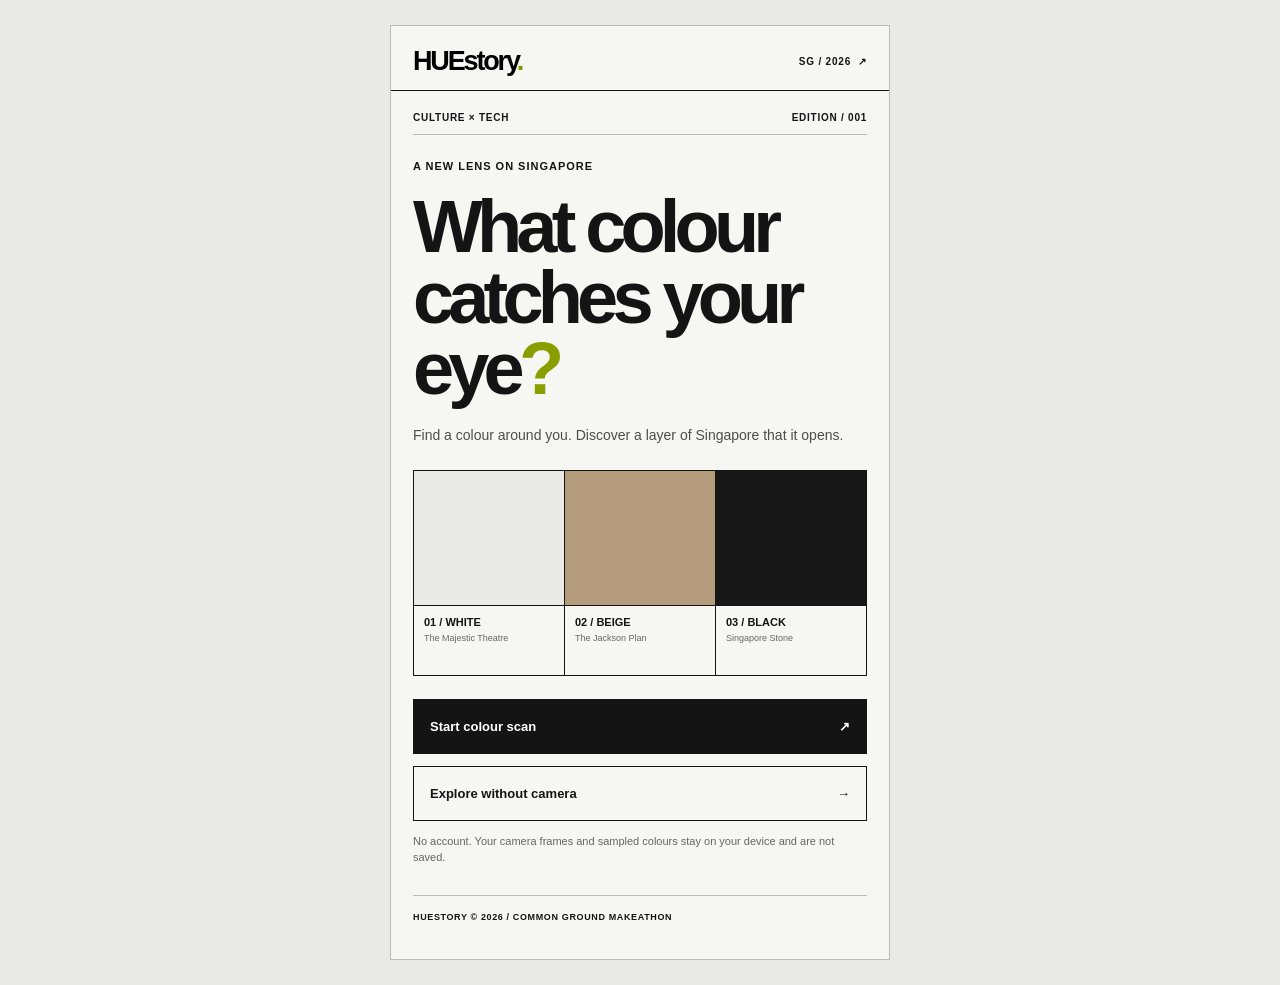
<file: huestory-3d/index.html>
<!doctype html>
<html lang="en"><head><meta charset="UTF-8"><meta name="viewport" content="width=device-width,initial-scale=1,viewport-fit=cover"><meta name="theme-color" content="#f6f6f3"><meta name="description" content="Find a colour around you. Discover a layer of Singapore it opens."><title>HUEstory — Singapore through colour</title><link rel="manifest" href="manifest.webmanifest"><style>
:root{--bg:#f6f6f3;--ink:#141414;--muted:#676760;--border:#bcbcb4;--acid:#d5ed60}*{box-sizing:border-box}html{scroll-behavior:smooth}body{margin:0;background:#e9e9e5;color:var(--ink);font-family:Arial,Helvetica,sans-serif;-webkit-font-smoothing:antialiased}button{font:inherit;cursor:pointer}button:focus-visible,a:focus-visible{outline:3px solid #728b00;outline-offset:3px}.app{max-width:500px;min-height:100dvh;background:var(--bg);margin:auto}.bar{display:flex;align-items:center;justify-content:space-between;padding:20px 22px 13px;border-bottom:1px solid var(--ink)}.brand{font-weight:900;letter-spacing:-.08em;font-size:27px;border:0;background:none;padding:0}.brand i{font-style:normal;color:#7e9900}.index{font:700 10px Arial;letter-spacing:.08em}.page{padding:21px 22px 32px;display:none}.page.on{display:block}.meta{display:flex;justify-content:space-between;gap:10px;align-items:center;border-bottom:1px solid var(--border);padding-bottom:11px;font-weight:700;font-size:10px;letter-spacing:.075em;text-transform:uppercase}.kicker{font-weight:700;font-size:11px;letter-spacing:.09em;margin-top:25px;text-transform:uppercase}h1{font-size:clamp(49px,12vw,74px);line-height:.96;letter-spacing:-.079em;margin:19px 0 21px;font-weight:800}h2{font-size:clamp(37px,9vw,56px);line-height:1;letter-spacing:-.071em;margin:14px 0 18px}p{font-size:14px;line-height:1.56;color:#4d4d49;margin:12px 0 19px}.fine{font-size:11px;line-height:1.5;color:var(--muted)}.button{display:flex;justify-content:space-between;align-items:center;width:100%;min-height:55px;background:var(--ink);color:white;border:1px solid var(--ink);padding:16px;text-align:left;font-weight:700;font-size:13px;margin-top:12px}.button.outline{background:transparent;color:var(--ink)}.button:disabled{opacity:.45;cursor:not-allowed}.linkbtn{border:0;background:none;text-decoration:underline;text-underline-offset:3px;font-size:12px;padding:10px 0;color:var(--ink)}.palette{display:grid;grid-template-columns:repeat(3,1fr);border:1px solid var(--ink);gap:1px;background:var(--ink);margin:23px 0}.palette button{border:0;background:var(--bg);text-align:left;padding:0;color:var(--ink)}.palette .paint{height:135px;display:block;border-bottom:1px solid var(--ink)}.palette strong,.palette small{display:block;margin:10px 10px 0;font-size:11px}.palette small{font-size:9px;min-height:42px;margin-top:5px;color:var(--muted);line-height:1.3}.camera{height:340px;position:relative;background:#202020;display:flex;align-items:center;justify-content:center;overflow:hidden;color:#fff;border:1px solid var(--ink)}video,img.cameraimg{position:absolute;width:100%;height:100%;object-fit:cover}video[hidden],img[hidden]{display:none}.aim{width:84px;height:84px;border:1px solid #fff;z-index:2;position:relative;box-shadow:0 0 0 1000px #0002;pointer-events:none}.aim:after{content:'+';position:absolute;top:50%;left:50%;transform:translate(-50%,-50%);font-size:23px;font-weight:300}.cameralabel{position:absolute;bottom:0;z-index:2;width:100%;padding:12px;background:#171717dd;color:#fff;font-weight:700;font-size:10px;text-align:center;letter-spacing:.08em}.swatch{width:100%;height:205px;border:1px solid var(--ink);margin:22px 0}.detail{border-top:1px solid var(--ink);padding:14px 0;display:flex;justify-content:space-between;align-items:center;gap:14px;font-size:10px;text-transform:uppercase;font-weight:700;letter-spacing:.03em}.detail strong{font-size:15px;text-transform:none;letter-spacing:0;text-align:right}.note{border-left:3px solid var(--ink);padding:11px 13px;background:#e9e9e5;font-size:12px;line-height:1.5;margin:18px 0}.art{height:215px;border:1px solid var(--ink);position:relative;overflow:hidden;margin:21px 0;background:#ddd}.art svg{width:100%;height:100%;display:block}.artlabel{position:absolute;top:10px;left:10px;background:var(--bg);padding:6px 8px;font-size:9px;font-weight:700;letter-spacing:.05em}.viewer{background:#e8e8e3;border:1px solid var(--ink);padding:13px;margin:15px 0}.viewer .art{margin:0;height:300px;touch-action:none;background:#e4e4de}.viewer canvas{display:block;width:100%;height:100%;touch-action:none} .viewer .art.dark-scene{background:#181818}.controls{display:flex;gap:6px;margin-top:10px}.controls button{border:1px solid var(--ink);background:transparent;padding:10px;flex:1;font-weight:700;font-size:11px}.storybody{margin:20px 0 16px}.hotspots{display:grid;grid-template-columns:1fr;gap:1px;background:var(--border);border:1px solid var(--border)}.hotspots button{background:var(--bg);border:0;text-align:left;padding:13px;font-weight:700;font-size:12px}.hotspots button.active{background:var(--acid)}.source{display:block;font-size:12px;color:var(--ink);margin:18px 0;overflow-wrap:anywhere}.status{font-size:11px;margin-top:9px;min-height:15px}.tag{display:inline-block;background:var(--acid);font-size:10px;font-weight:700;padding:6px 8px;margin-top:15px}.footer{font-size:9px;letter-spacing:.07em;border-top:1px solid var(--border);padding:16px 0 5px;margin-top:29px;font-weight:700}.hidden{display:none!important}#toast{position:fixed;left:50%;transform:translateX(-50%);bottom:20px;background:#171717;color:white;padding:12px 17px;font-size:12px;max-width:370px;width:max-content;display:none;z-index:20}a{color:var(--ink)}@media(min-width:530px){.app{min-height:900px;margin:25px auto;border:1px solid var(--border)}}@media(prefers-reduced-motion:reduce){*{scroll-behavior:auto!important;transition:none!important}}input[type=file]{display:none}
</style></head><body><main class="app"><header class="bar"><button class="brand" onclick="go('home')" aria-label="HUEstory home">HUEstory<i>.</i></button><span class="index">SG / 2026&nbsp; ↗</span></header>
<section class="page on" id="home"><div class="meta"><span>Culture × Tech</span><span>Edition / 001</span></div><div class="kicker">A new lens on Singapore</div><h1>What colour catches your eye<span style="color:#8a9e00">?</span></h1><p>Find a colour around you. Discover a layer of Singapore that it opens.</p><div class="palette" aria-label="The three heritage lenses"><button onclick="openStory(0)"><span class="paint" style="background:#e9e9e5"></span><strong>01 / WHITE</strong><small>The Majestic Theatre</small></button><button onclick="openStory(1)"><span class="paint" style="background:#b49b7c"></span><strong>02 / BEIGE</strong><small>The Jackson Plan</small></button><button onclick="openStory(2)"><span class="paint" style="background:#171717"></span><strong>03 / BLACK</strong><small>Singapore Stone</small></button></div><button class="button" onclick="startCamera()">Start colour scan <span>↗</span></button><button class="button outline" onclick="go('palette')">Explore without camera <span>→</span></button><p class="fine">No account. Your camera frames and sampled colours stay on your device and are not saved.</p><div class="footer">HUESTORY © 2026 / COMMON GROUND MAKEATHON</div></section>
<section class="page" id="palette"><div class="meta"><span>Index / 03 lenses</span><span>Explore manually</span></div><h2>Colour index.</h2><p>Three curated colour lenses. Each unlocks a different form of historical material.</p><div class="palette"><button onclick="openStory(0)"><span class="paint" style="background:#e9e9e5"></span><strong>WHITE</strong><small>Majestic Theatre</small></button><button onclick="openStory(1)"><span class="paint" style="background:#b49b7c"></span><strong>BEIGE</strong><small>Jackson Plan</small></button><button onclick="openStory(2)"><span class="paint" style="background:#171717"></span><strong>BLACK</strong><small>Singapore Stone</small></button></div><button class="button" onclick="startCamera()">Scan a colour <span>↗</span></button><button class="button outline" onclick="go('home')">Back to start <span>←</span></button></section>
<section class="page" id="scan"><div class="meta"><span>01 / Notice</span><span>Camera scan</span></div><h2>Find your colour.</h2><p>Position a surface in the square. We sample a small area in the centre, not the full image.</p><div class="camera"><video id="video" autoplay muted playsinline hidden></video><img id="uploaded" class="cameraimg" alt="Uploaded photo" hidden><div class="aim"></div><div class="cameralabel" id="camerastatus">STARTING CAMERA…</div></div><button class="button" onclick="capture()">Scan colour <span>◎</span></button><label class="button outline" for="file" style="cursor:pointer">Choose photo instead <span>↑</span></label><input type="file" id="file" accept="image/*"><button class="linkbtn" onclick="go('palette')">Camera not working? Use manual palette →</button><p class="fine">Works best under even lighting. An uncertain match will show the manual palette.</p></section>
<section class="page" id="result"><div class="meta"><span>02 / Colour result</span><span id="resultHex">—</span></div><h2 id="resultHeading">A colour discovered.</h2><div class="swatch" id="scannedSwatch"></div><div class="detail"><span>Sampled colour</span><strong id="sampleHex">—</strong></div><div class="detail"><span>Curated colour lens</span><strong id="lensName">—</strong></div><div class="note">This is a colour connection, not a claim about this place or object.</div><p class="fine" id="matchNote"></p><button class="button" id="discoverBtn" onclick="openStory(matched)">Discover story <span>↗</span></button><button class="button outline" onclick="go('palette')">Choose a lens manually <span>→</span></button><button class="linkbtn" onclick="startCamera()">Scan again</button></section>
<section class="page" id="story"><div class="meta"><span id="storyIdx">03 / Encounter</span><span id="storyLens">—</span></div><div class="tag" id="storyEra">HERITAGE ENCOUNTER</div><h2 id="storyTitle">Story title</h2><p id="storyIntro"></p><div class="viewer"><div class="art" id="viewerArt"></div><div class="controls"><button onclick="viewerStep(-1)">← Rotate / pan</button><button onclick="viewerReset()">Reset</button><button onclick="viewerStep(1)">Rotate / pan →</button></div><div class="status" id="viewerStatus"></div></div><div class="kicker">Look closer / three points</div><div class="hotspots" id="hotspots"></div><div class="note" id="hotspotText">Tap a point to explore.</div><div class="storybody"><p id="storyBody"></p><p class="fine" id="disclosure"></p></div><div class="detail"><span>Collection</span><strong id="progress">0 / 3 explored</strong></div><a class="source" id="source" target="_blank" rel="noopener noreferrer">Open official reference ↗</a><p class="fine">The story is available offline; official source websites require internet.</p><button class="button" onclick="go('palette')">Explore other stories <span>↗</span></button><button class="button outline" onclick="startCamera()">Scan another colour <span>◎</span></button></section>
<section class="page" id="about"><div class="meta"><span>Information</span><span>Sources & privacy</span></div><h2>About HUEstory.</h2><p>Colour is a prompt for exploration, not evidence that the surface being scanned is connected to a historical place, map or object.</p><p>Stories are locally bundled. No camera images, scanned colours, device location, identifiers or session progress are uploaded or retained. Session progress is only held in memory.</p><p>Illustrated viewer graphics are original explanatory placeholders. They are not reproductions of archival maps, measured reconstructions, or faithful 3D scans. Replace these only after asset permissions and provenance are confirmed.</p><button class="button" onclick="go('home')">Back home <span>←</span></button></section>
</main><div id="toast" role="status"></div><script>
const STORIES=[
{lens:'WHITE',title:'The Majestic Theatre',era:'1927 / CHINATOWN',intro:'A place for Cantonese opera, later cinema and retail: a building whose use changed with the city.',body:'Built in 1927 for Eu Tong Sen as a Cantonese opera house, the Majestic later operated as a cinema and was converted into a shopping mall in 2003. The building remains: its history is one of transformation, not disappearance.',note:'Illustrative architectural study only; not a surveyed reconstruction. White is a curated visual lens, not a documented historical paint colour.',source:'https://www.roots.gov.sg/places/places-landing/Places/surveyed-sites/Copy-of-The-Majestic',points:[['Facade','The preserved facade carries decorative details associated with the building’s entertainment history.'],['Opera','The theatre originally hosted Cantonese opera before later becoming a cinema.'],['Transformation','The site changed function over time; the historic building was not destroyed.']]},
{lens:'BEIGE / BROWN',title:'The Jackson Plan',era:'1828 / TOWN PLANNING',intro:'A lithograph of a planned town: an imagined order for a place still being shaped.',body:'The 1828 Plan of the Town of Singapore by Lieutenant Philip Jackson shows proposed streets, districts and places around the Singapore River. The National Archives states that this proposed plan was not actually executed as shown.',note:'This is an interactive schematic 3D document study, not the actual lithograph. Archival image use requires permission. Beige connects to paper-and-ink materiality, not to the photographed surface.',source:'https://www.nas.gov.sg/archivesonline/maps_building_plans/record-details/f9926418-115c-11e3-83d5-0050568939ad',points:[['Singapore River','The plan identifies the Singapore River as a major geographical feature.'],['Planned districts','The proposal labels communities and functional districts; it is a proposed arrangement, not a record of fully realised construction.'],['Plan versus city','The Archives notes that the proposed plan was not actually executed in full. Accession: SP002981.']]},
{lens:'BLACK',title:'The Singapore Stone',era:'10TH–14TH CENTURIES / ARTEFACT',intro:'A surviving fragment carrying a script that has yet to be conclusively deciphered.',body:'The Singapore Stone is a surviving fragment of an inscribed sandstone monument associated with the Singapore River mouth. Scholars have proposed different readings, languages and dates; the inscription remains undeciphered. A separate Badang tradition is part of the Stone’s later storytelling, not a verified transcription of the text.',note:'Interactive conceptual 3D object, not a museum-quality 3D scan. Black is an editorial colour lens, not a claim about the stone’s historical appearance.',source:'https://www.roots.gov.sg/stories-landing/stories/the-singapore-story-through-60-objects/networks-through-time/singapore-stone/story',points:[['Inscription','The carved script has not been conclusively deciphered.'],['Original location','The original inscribed monument stood near the mouth of the Singapore River.'],['What remains unknown','The proposed date and language vary among scholars; legend and material history should be distinguished.']]}];
const $=id=>document.getElementById(id);let stream=null,uploadURL=null,matched=-1,opened=new Set(),current=0,position=0;function go(id){if(id!=='scan')stopCamera();document.querySelectorAll('.page').forEach(el=>el.classList.toggle('on',el.id===id));window.scrollTo(0,0)}function notify(t){$('toast').textContent=t;$('toast').style.display='block';setTimeout(()=>$('toast').style.display='none',3000)}function stopCamera(){if(stream){stream.getTracks().forEach(t=>t.stop());stream=null}const vid=$('video');vid.srcObject=null}async function startCamera(){go('scan');stopCamera();if(uploadURL){URL.revokeObjectURL(uploadURL);uploadURL=null}$('uploaded').hidden=true;$('video').hidden=true;$('camerastatus').textContent='REQUESTING CAMERA…';if(!navigator.mediaDevices?.getUserMedia){$('camerastatus').textContent='CAMERA UNAVAILABLE — USE PALETTE';return}try{stream=await navigator.mediaDevices.getUserMedia({audio:false,video:{facingMode:{ideal:'environment'}}});$('video').srcObject=stream;$('video').hidden=false;await $('video').play();$('camerastatus').textContent='POSITION COLOUR IN THE CENTRE'}catch(e){$('camerastatus').textContent='CAMERA BLOCKED — USE MANUAL PALETTE';notify('Camera access unavailable. Manual palette works without it.')}}function sample(el){let c=document.createElement('canvas');c.width=100;c.height=100;let ctx=c.getContext('2d',{willReadFrequently:true});ctx.drawImage(el,0,0,100,100);let d=ctx.getImageData(44,44,12,12).data,r=0,g=0,b=0;for(let i=0;i<d.length;i+=4){r+=d[i];g+=d[i+1];b+=d[i+2]}return [r,g,b].map(v=>Math.round(v/(d.length/4)))}function hx(rgb){return '#'+rgb.map(x=>x.toString(16).padStart(2,'0')).join('').toUpperCase()}function classify([r,g,b]){let max=Math.max(r,g,b),min=Math.min(r,g,b),s=max-min,v=(r+g+b)/3;if(v>=198&&s<45)return 0;if(v<70&&s<55)return 2;if(r>g*0.95&&g>b*.93&&r>b*1.08&&v>=90&&v<206&&s<115)return 1;return -1}function capture(){const el=!$('uploaded').hidden?$('uploaded'):$('video');if(el===$('video')&&!el.videoWidth){notify('Camera is not ready. Choose manual palette.');return}if(el===$('uploaded')&&!el.naturalWidth){notify('Image is still loading.');return}try{let rgb=sample(el);matched=classify(rgb);$('scannedSwatch').style.background=hx(rgb);$('sampleHex').textContent=hx(rgb);$('resultHex').textContent=hx(rgb);$('lensName').textContent=matched<0?'NO CONFIDENT MATCH':STORIES[matched].lens;$('resultHeading').textContent=matched<0?'Try another lens.':'Colour captured.';$('matchNote').textContent=matched<0?'This colour falls outside our three deliberately broad demo colour families. Choose a story manually.':'Suggested from a curated colour category—not an identification of what you scanned.';$('discoverBtn').classList.toggle('hidden',matched<0);go('result')}catch(e){notify('Could not sample image. Use the manual palette.')}}$('file').addEventListener('change',e=>{const file=e.target.files[0];if(!file)return;if(uploadURL)URL.revokeObjectURL(uploadURL);uploadURL=URL.createObjectURL(file);$('uploaded').onload=()=>{$('uploaded').hidden=false;$('video').hidden=true;stopCamera();$('camerastatus').textContent='PHOTO READY — TAP SCAN COLOUR'};$('uploaded').src=uploadURL});
// Offline conceptual 3D geometry; no third-party models or external assets.
let yaw=-.35,pitch=.22,zoom=1,panX=0,panY=0,drag=null;
const clamp=(n,a,b)=>Math.max(a,Math.min(b,n));
function project(p,W,H){let [x,y,z]=p;const cy=Math.cos(yaw),sy=Math.sin(yaw),cp=Math.cos(pitch),sp=Math.sin(pitch);let a=x*cy+z*sy, d=-x*sy+z*cy, b=y*cp-d*sp,depth=y*sp+d*cp;let scale=Math.min(W/5.8,H/4.4)*zoom*4.8/(5.5+depth*.28);return [W/2+a*scale+panX,H/2-b*scale+panY,depth];}
function polygon(ctx,pts,fill,stroke='#333',line=1){ctx.beginPath();pts.forEach((p,i)=>i?ctx.lineTo(p[0],p[1]):ctx.moveTo(p[0],p[1]));ctx.closePath();ctx.fillStyle=fill;ctx.fill();if(stroke){ctx.strokeStyle=stroke;ctx.lineWidth=line;ctx.stroke();}}
function line3(ctx,P,colour='#333',w=1){ctx.beginPath();P.forEach((p,i)=>i?ctx.lineTo(p[0],p[1]):ctx.moveTo(p[0],p[1]));ctx.strokeStyle=colour;ctx.lineWidth=w;ctx.stroke();}
function face(ctx,arr,col){polygon(ctx,arr.map(p=>project(p,ctx.canvas.width,ctx.canvas.height)),col,'#464646',1.1)}
function theatre(ctx){const W=ctx.canvas.width,H=ctx.canvas.height;let box=[{z:-.58,x:-1.35,y:-.91},{z:.58,x:1.35,y:.91}];
let faces=[{p:[[-1.3,-.85,-.65],[1.3,-.85,-.65],[1.3,1.0,-.65],[-1.3,1.0,-.65]],c:'#d5d4ce'},
{p:[[-1.3,-.85,.65],[1.3,-.85,.65],[1.3,1.0,.65],[-1.3,1.0,.65]],c:'#fafaf7'},
{p:[[-1.3,-.85,-.65],[-1.3,-.85,.65],[-1.3,1,.65],[-1.3,1,-.65]],c:'#c9cbc7'},
{p:[[1.3,-.85,-.65],[1.3,-.85,.65],[1.3,1,.65],[1.3,1,-.65]],c:'#c1c3bf'},
{p:[[-1.3,1,-.65],[1.3,1,-.65],[1.3,1,.65],[-1.3,1,.65]],c:'#deded9'}];
faces.sort((a,b)=>b.p.reduce((t,p)=>t+project(p,W,H)[2],0)/4-a.p.reduce((t,p)=>t+project(p,W,H)[2],0)/4);faces.forEach(f=>face(ctx,f.p,f.c));
for(let i=0;i<3;i++){let cx=-.8+i*.8;const ar=[[-.24,-.83,.662],[.24,-.83,.662],[.24,.05,.662],[.12,.23,.662],[-.12,.23,.662],[-.24,.05,.662]].map(([x,y,z])=>project([x+cx,y,z],W,H));polygon(ctx,ar,'#777a77','#454545',1.2)}
for(let y of [.45,.63,.79])line3(ctx,[project([-1.2,y,.676],W,H),project([1.2,y,.676],W,H)],'#777',1.6);
let sign=project([0,.52,.7],W,H);ctx.textAlign='center';ctx.font=`bold ${Math.max(9,W/43)}px Arial`;ctx.fillStyle='#343434';ctx.fillText('THEATRE · STUDY',sign[0],sign[1]);}
function stone(ctx){const W=ctx.canvas.width,H=ctx.canvas.height;const tiers=[{y:-1.03,rad:.68},{y:-.75,rad:.95},{y:.18,rad:.86},{y:.85,rad:.65},{y:1.05,rad:.34}],n=9;let rings=tiers.map((t,k)=>Array.from({length:n},(_,i)=>{let a=i*2*Math.PI/n;let wobble=1+.09*Math.sin(i*4.3+k*2.2);return [Math.cos(a)*t.rad*wobble,t.y+Math.sin(i*2+k)*.06,Math.sin(a)*t.rad*wobble*.78]}));let faces=[];for(let k=0;k<rings.length-1;k++)for(let i=0;i<n;i++){let p=[rings[k][i],rings[k][(i+1)%n],rings[k+1][(i+1)%n],rings[k+1][i]];faces.push({p,c:['#746e65','#615b53','#827b70','#57544e'][(i+k)%4]})}faces.sort((a,b)=>b.p.reduce((t,p)=>t+project(p,W,H)[2],0)/4-a.p.reduce((t,p)=>t+project(p,W,H)[2],0)/4);faces.forEach(f=>face(ctx,f.p,f.c));
for(let i=0;i<13;i++){let x=-.54+(i%4)*.33, y=.66-Math.floor(i/4)*.43;line3(ctx,[project([x,y,.77],W,H),project([x+.1,y-.09,.79],W,H),project([x-.025,y-.18,.8],W,H)],'#c0b4a2',1.35)} }
function plan(ctx){const W=ctx.canvas.width,H=ctx.canvas.height;let poly=[[-1.35,-.93,0],[1.35,-.93,0],[1.35,.93,0],[-1.35,.93,0]];face(ctx,poly,'#ceb997');for(let i=0;i<9;i++){let x=-1.15+i*.29;line3(ctx,[project([x,-.8,.018],W,H),project([x,.8,.018],W,H)],'#958369',.7)}for(let j=0;j<7;j++){let y=-.79+j*.26;line3(ctx,[project([-1.18,y,.018],W,H),project([1.18,y,.018],W,H)],'#958369',.7)}let river=[];for(let i=0;i<=32;i++){let x=-1.18+i*2.36/32;river.push(project([x,.3*Math.sin(x*2.9)-.02,.022],W,H))}line3(ctx,river,'#ede4cf',12*zoom);line3(ctx,river,'#746b5b',1.6);let a=project([0,.66,.03],W,H);ctx.fillStyle='#473e35';ctx.textAlign='center';ctx.font=`bold ${Math.max(9,W/45)}px Arial`;ctx.fillText('SCHEMATIC · 1828 PLAN STUDY',a[0],a[1]);}
function renderScene(){let host=$('viewerArt');let can=host.querySelector('canvas');if(!can){host.innerHTML='<canvas role="img" aria-label="Interactive, conceptual 3D heritage model"></canvas>';can=host.firstChild}host.classList.toggle('dark-scene',current===2);const r=host.getBoundingClientRect(),dpr=Math.min(window.devicePixelRatio||1,2),W=Math.round(r.width),H=Math.round(r.height);if(!W||!H)return;can.width=Math.round(W*dpr);can.height=Math.round(H*dpr);const ctx=can.getContext('2d');ctx.scale(dpr,dpr);const proxy={canvas:{width:W,height:H},beginPath:()=>ctx.beginPath(),moveTo:(...v)=>ctx.moveTo(...v),lineTo:(...v)=>ctx.lineTo(...v),closePath:()=>ctx.closePath(),fill:()=>ctx.fill(),stroke:()=>ctx.stroke(),fillText:(...v)=>ctx.fillText(...v),set fillStyle(v){ctx.fillStyle=v},set strokeStyle(v){ctx.strokeStyle=v},set lineWidth(v){ctx.lineWidth=v},set textAlign(v){ctx.textAlign=v},set font(v){ctx.font=v}};
ctx.fillStyle=current===2?'#191919':current===1?'#e3dacb':'#e7e8e3';ctx.fillRect(0,0,W,H);if(current===0)theatre(proxy);else if(current===1)plan(proxy);else stone(proxy);$('viewerStatus').textContent=['Conceptual 3D architecture · drag to rotate · pinch to zoom','Schematic 3D document · drag to pan · pinch to zoom','Conceptual 3D stone · drag to rotate · pinch to zoom'][current];}
function viewerRender(){renderScene()}
function viewerStep(n){if(current===1)panX=clamp(panX+n*34,-190,190);else yaw+=n*.25;renderScene()}
function viewerReset(){yaw=current===1?0:-.35;pitch=current===1?.15:.22;zoom=1;panX=panY=0;renderScene()}
function openStory(i){if(i<0||i>=STORIES.length)return;current=i;opened.add(i);let s=STORIES[i];$('storyIdx').textContent='03 / STORY '+String(i+1).padStart(2,'0');$('storyLens').textContent=s.lens;$('storyEra').textContent=s.era;$('storyTitle').textContent=s.title;$('storyIntro').textContent=s.intro;$('storyBody').textContent=s.body;$('disclosure').textContent=s.note;$('progress').textContent=opened.size+' / 3 explored';$('source').href=s.source;$('source').textContent='Official historical reference ↗';position=0;viewerReset();$('hotspots').innerHTML='';s.points.forEach(([label,detail],j)=>{let b=document.createElement('button');b.textContent=String(j+1).padStart(2,'0')+' / '+label;b.onclick=()=>{document.querySelectorAll('#hotspots button').forEach(x=>x.classList.remove('active'));b.classList.add('active');$('hotspotText').textContent=detail};$('hotspots').appendChild(b)});$('hotspotText').textContent='Tap a point for a short annotation.';go('story')}const view=$('viewerArt');let activePointers=new Map(),initialPinch=0,initialZoom=1;
view.addEventListener('pointerdown',e=>{e.preventDefault();view.setPointerCapture(e.pointerId);activePointers.set(e.pointerId,[e.clientX,e.clientY]);if(activePointers.size===2){let v=[...activePointers.values()];initialPinch=Math.hypot(v[0][0]-v[1][0],v[0][1]-v[1][1]);initialZoom=zoom}});
view.addEventListener('pointermove',e=>{if(!activePointers.has(e.pointerId))return;let prev=activePointers.get(e.pointerId);activePointers.set(e.pointerId,[e.clientX,e.clientY]);if(activePointers.size===2){let v=[...activePointers.values()],d=Math.hypot(v[0][0]-v[1][0],v[0][1]-v[1][1]);zoom=clamp(initialZoom*d/Math.max(1,initialPinch),.65,3.5)}else{let dx=e.clientX-prev[0],dy=e.clientY-prev[1];if(current===1){panX+=dx;panY+=dy}else{yaw+=dx*.012;pitch=clamp(pitch-dy*.008,-.8,.9)}}renderScene()});
for(let ev of ['pointerup','pointercancel','lostpointercapture'])view.addEventListener(ev,e=>activePointers.delete(e.pointerId));
view.addEventListener('wheel',e=>{e.preventDefault();zoom=clamp(zoom*(e.deltaY>0?.91:1.09),.65,3.5);renderScene()},{passive:false});
window.addEventListener('resize',()=>{if($('story').classList.contains('on'))renderScene()});
if('serviceWorker'in navigator&&location.protocol==='https:')navigator.serviceWorker.register('./sw.js').catch(()=>{});
</script></body></html>
</file>
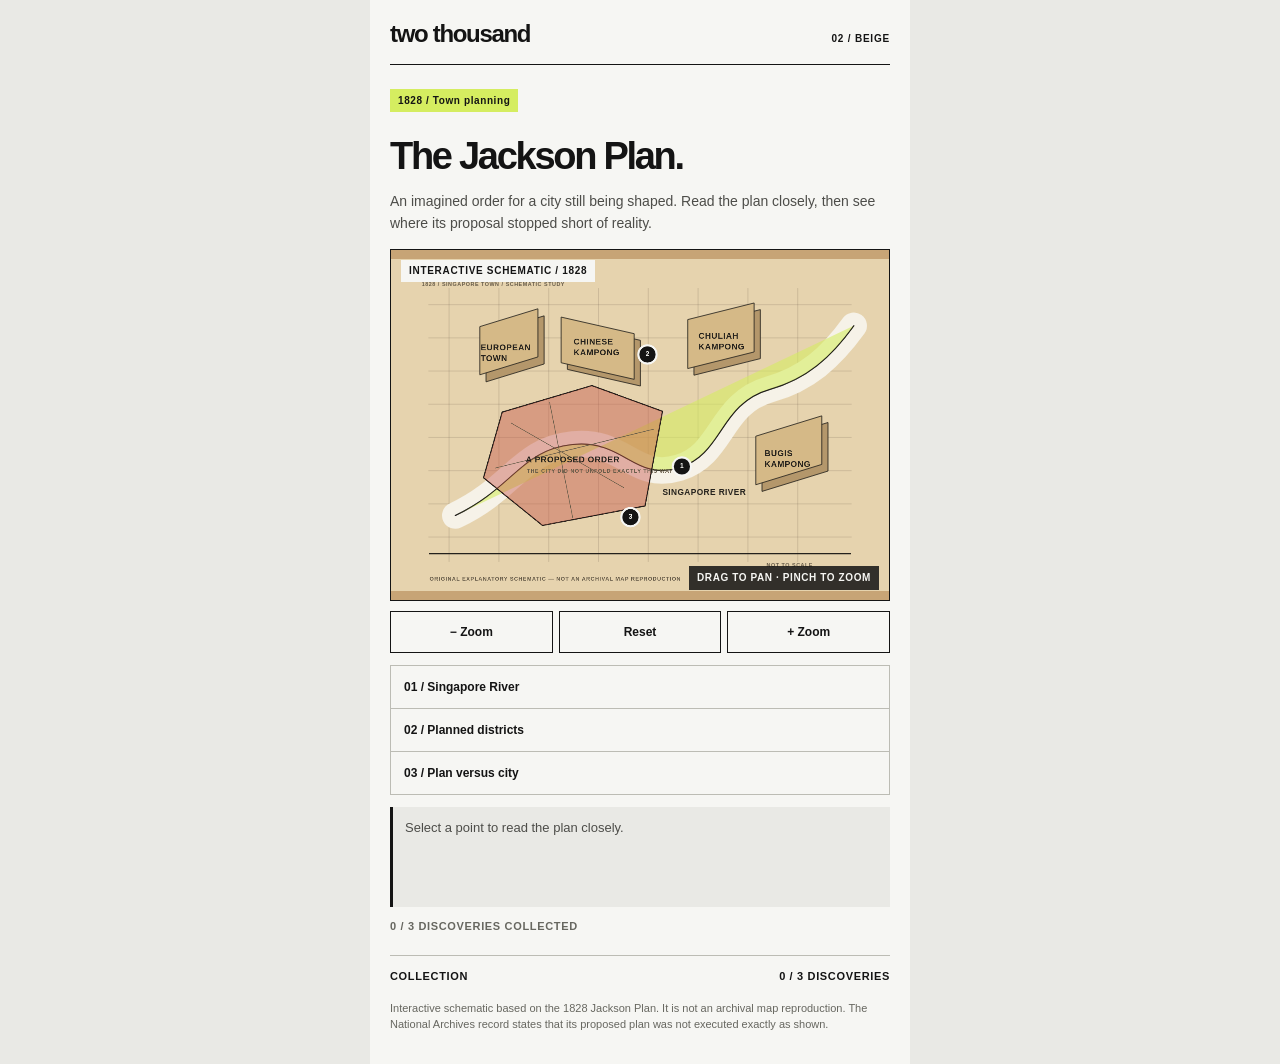
<file: prototype/jackson-plan-v1/index.html>
<!doctype html>
<html lang="en">
  <head>
    <meta charset="utf-8" />
    <meta name="viewport" content="width=device-width, initial-scale=1, viewport-fit=cover" />
    <title>two thousand — Jackson Plan review</title>
    <link rel="stylesheet" href="jackson-plan.css" />
    <style>
      body{margin:0;background:#e9e9e5;color:#141414;font-family:Arial,Helvetica,sans-serif}.app{max-width:500px;min-height:100dvh;margin:auto;padding:20px;background:#f6f6f3}.bar{display:flex;justify-content:space-between;align-items:baseline;padding-bottom:16px;border-bottom:1px solid #141414}.brand{font-weight:900;font-size:24px;letter-spacing:-.055em}.meta{font-size:10px;font-weight:700;letter-spacing:.08em;text-transform:uppercase}.tag{display:inline-block;margin-top:24px;padding:6px 8px;background:#d5ed60;font-size:10px;font-weight:700;letter-spacing:.06em}.title{font-size:38px;line-height:.98;letter-spacing:-.06em;margin:16px 0}.copy{font-size:14px;line-height:1.55;color:#4d4d49}.collection{display:flex;justify-content:space-between;margin-top:22px;padding-top:14px;border-top:1px solid #bcbcb4;font-size:11px;font-weight:700;letter-spacing:.06em;text-transform:uppercase}.disclosure{font-size:11px;line-height:1.5;color:#676760;margin-top:18px}.reward{display:none;margin-top:16px;padding:16px;background:#d5ed60;border:1px solid #141414;font-weight:700}.reward.on{display:block}
    </style>
  </head>
  <body>
    <main class="app">
      <header class="bar"><span class="brand">two thousand</span><span class="meta">02 / Beige</span></header>
      <p class="tag">1828 / Town planning</p>
      <h1 class="title">The Jackson Plan.</h1>
      <p class="copy">An imagined order for a city still being shaped. Read the plan closely, then see where its proposal stopped short of reality.</p>
      <section id="jackson-plan" aria-label="Jackson Plan interactive document"></section>
      <div class="collection"><span>Collection</span><span id="collection-count">0 / 3 discoveries</span></div>
      <div class="reward" id="reward">Jackson Plan collected. This story now counts toward your Singapore Through Colour collection.</div>
      <p class="disclosure">Interactive schematic based on the 1828 Jackson Plan. It is not an archival map reproduction. The National Archives record states that its proposed plan was not executed exactly as shown.</p>
    </main>
    <script src="jackson-plan.js"></script>
    <script>
      const root = document.getElementById('jackson-plan');
      const count = document.getElementById('collection-count');
      const reward = document.getElementById('reward');
      const component = JacksonPlan.mount(root, { svgUrl: 'jackson-plan.svg' });
      root.addEventListener('click', () => { count.textContent = `${component.getDiscoveries().length} / 3 discoveries`; });
      root.addEventListener('jacksonplan:collected', () => { count.textContent = '3 / 3 discoveries'; reward.classList.add('on'); });
    </script>
  </body>
</html>
</file>
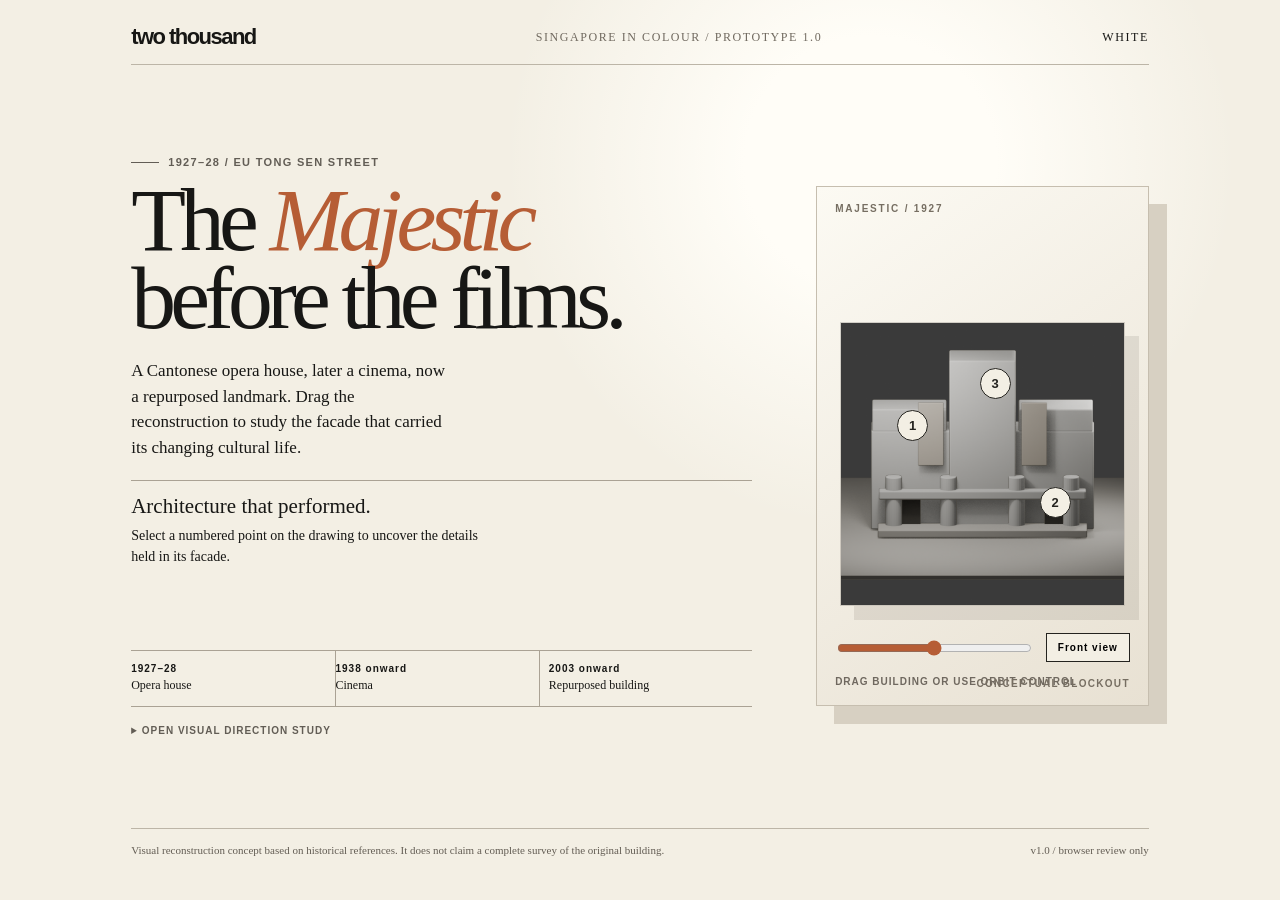
<file: prototype/majestic-v1/index.html>
<!doctype html>
<html lang="en">
  <head>
    <meta charset="utf-8" />
    <meta name="viewport" content="width=device-width, initial-scale=1" />
    <title>two thousand — The Majestic Theatre</title>
    <style>
      :root { --ink:#171715; --paper:#f3efe4; --mist:#ded8ca; --line:#24231f; --accent:#b65d35; }
      * { box-sizing:border-box; }
      body { margin:0; min-height:100vh; color:var(--ink); background:radial-gradient(circle at 68% 18%, #fffdf7 0 11%, transparent 32%), var(--paper); font-family:Georgia, 'Times New Roman', serif; }
      button, input { font:inherit; }
      .shell { width:min(1120px, 100%); min-height:100vh; margin:auto; padding:24px clamp(18px,4vw,56px) 42px; display:grid; grid-template-rows:auto 1fr auto; gap:20px; }
      header { display:flex; justify-content:space-between; align-items:center; border-bottom:1px solid #bcb5a7; padding-bottom:14px; font-size:12px; letter-spacing:.13em; text-transform:uppercase; }
      .wordmark { font-family:Arial,sans-serif; font-weight:800; letter-spacing:-.07em; font-size:22px; text-transform:lowercase; }
      .eyebrow { color:#70695f; }
      main { display:grid; grid-template-columns:minmax(0,1.4fr) minmax(280px,.75fr); gap:clamp(22px,5vw,80px); align-items:center; }
      .copy { align-self:center; }
      h1 { font-size:clamp(44px,7vw,92px); font-weight:400; line-height:.88; letter-spacing:-.065em; margin:12px 0 20px; }
      h1 em { font-style:italic; color:var(--accent); }
      .lead { max-width:38ch; font-size:17px; line-height:1.5; margin:0 0 20px; }
      .period { display:flex; gap:9px; align-items:center; color:#625d55; font:600 11px/1.1 Arial,sans-serif; letter-spacing:.12em; text-transform:uppercase; }
      .period::before { content:''; width:28px; border-top:1px solid currentColor; }
      .stage { min-height:520px; display:grid; place-items:center; position:relative; overflow:hidden; border:1px solid #c6beaf; background:linear-gradient(145deg,#fcfaf3,#e8e1d3); box-shadow:18px 18px 0 #d7d0c2; touch-action:none; }
      .stage::before { content:'MAJESTIC / 1927'; position:absolute; top:16px; left:18px; color:#766e62; font:600 10px Arial,sans-serif; letter-spacing:.18em; }
      .stage::after { content:'CONCEPTUAL BLOCKOUT'; position:absolute; bottom:16px; right:18px; color:#766e62; font:600 10px Arial,sans-serif; letter-spacing:.13em; }
      .building-wrap { width:min(470px,86%); position:relative; transform:translateY(18px); }
      .blockout { width:100%; display:block; border:1px solid rgba(40,35,28,.18); box-shadow:14px 14px 0 rgba(50,45,37,.10); }
      .building { display:none; }
      .facade { position:absolute; inset:10% 4% 4%; background:#faf8f1; border:3px solid var(--line); box-shadow:14px 14px 0 rgba(50,45,37,.12); }
      .facade::before { content:''; position:absolute; left:8%; right:8%; top:13%; height:3px; background:var(--line); box-shadow:0 54px 0 var(--line),0 106px 0 var(--line); }
      .tower { position:absolute; width:35%; height:88%; left:32.5%; top:-5%; background:#fffdf7; border:3px solid var(--line); z-index:3; display:grid; place-items:center; }
      .tower::before { content:'大華'; writing-mode:vertical-rl; font-size:42px; line-height:.8; letter-spacing:.1em; }
      .tower::after { content:'THEATRE OF HEAVENLY SHOWS'; position:absolute; bottom:10%; font:700 7px Arial,sans-serif; letter-spacing:.12em; writing-mode:vertical-rl; }
      .tile { position:absolute; width:20%; height:30%; top:20%; border:2px solid var(--line); background:linear-gradient(145deg,#f2eee4,#fff); display:grid; place-items:center; z-index:2; }
      .tile:nth-of-type(1){left:8%}.tile:nth-of-type(2){right:8%}.tile svg{width:75%;height:75%;stroke:var(--line);fill:none;stroke-width:3}
      .dragon { position:absolute; width:26%; height:18%; bottom:16%; border:2px solid var(--line); border-radius:55% 45% 52% 48%; z-index:2; }
      .dragon.left{left:6%; transform:rotate(-9deg)} .dragon.right{right:6%; transform:scaleX(-1) rotate(-9deg)}
      .dragon::before { content:'✦'; position:absolute; inset:16%; display:grid; place-items:center; font-size:29px; }
      .steps { position:absolute; z-index:4; height:11%; left:18%; right:18%; bottom:-4%; background:repeating-linear-gradient(to bottom,#d6cfc1 0 5px,#26251f 5px 7px); border:2px solid var(--line); transform:skewX(-6deg); }
      .hotspot { position:absolute; z-index:8; width:31px; height:31px; border:1px solid var(--line); border-radius:50%; background:var(--paper); color:var(--line); cursor:pointer; font:700 13px Arial,sans-serif; display:grid; place-items:center; transition:transform .2s; }
      .hotspot:hover,.hotspot:focus { transform:scale(1.14); outline:none; }
      .hotspot.one{left:20%;top:31%}.hotspot.two{right:19%;bottom:31%}.hotspot.three{left:49%;top:16%}
      .controls { position:absolute; left:18px; right:18px; bottom:43px; z-index:10; display:flex; align-items:center; gap:12px; }
      .controls input { flex:1; accent-color:var(--accent); }
      .reset { border:1px solid var(--line); background:var(--paper); padding:8px 11px; cursor:pointer; font:600 10px Arial,sans-serif; letter-spacing:.1em; }
      .hint { position:absolute; left:18px; bottom:18px; font:600 10px Arial,sans-serif; letter-spacing:.1em; color:#6f685f; text-transform:uppercase; }
      .panel { min-height:144px; margin-top:20px; border-top:1px solid #aaa294; padding-top:13px; }
      .panel h2 { margin:0 0 6px; font-size:21px; font-weight:400; }
      .panel p { margin:0; max-width:50ch; line-height:1.5; font-size:14px; }
      .timeline { display:flex; gap:0; margin-top:26px; border-top:1px solid #aaa294; border-bottom:1px solid #aaa294; }
      .moment { flex:1; padding:12px 9px 13px 0; border-right:1px solid #aaa294; font-size:12px; line-height:1.25; }
      .moment:last-child { border:0; padding-left:9px; }.moment b{display:block;font:700 10px Arial,sans-serif;letter-spacing:.1em;margin-bottom:4px}
      details { margin-top:18px; font:600 10px Arial,sans-serif; letter-spacing:.1em; text-transform:uppercase; color:#625d55; }
      summary { cursor:pointer; width:max-content; } .style-study { display:block; width:100%; max-height:260px; object-fit:contain; object-position:left bottom; margin-top:10px; background:linear-gradient(135deg,#eee6d8,#fdfaf2); border:1px solid #c8c0b1; }
      footer { border-top:1px solid #bcb5a7; padding-top:14px; display:flex; justify-content:space-between; gap:18px; font-size:11px; line-height:1.4; color:#635d54; }
      @media (max-width:760px){ .shell{padding-top:18px}.eyebrow{display:none}main{grid-template-columns:1fr;gap:12px}.stage{min-height:500px;order:-1}.stage::after{display:none}h1{font-size:58px}.copy{padding-top:12px}footer{display:block}.building-wrap{width:min(420px,92%)} }
    </style>
  </head>
  <body>
    <div class="shell">
      <header><span class="wordmark">two thousand</span><span class="eyebrow">Singapore in colour / prototype 1.0</span><span>White</span></header>
      <main>
        <section class="copy">
          <div class="period">1927–28 / Eu Tong Sen Street</div>
          <h1>The <em>Majestic</em><br />before the films.</h1>
          <p class="lead">A Cantonese opera house, later a cinema, now a repurposed landmark. Drag the reconstruction to study the facade that carried its changing cultural life.</p>
          <div class="panel" id="panel" aria-live="polite"><h2>Architecture that performed.</h2><p>Select a numbered point on the drawing to uncover the details held in its facade.</p></div>
          <div class="timeline"><div class="moment"><b>1927–28</b>Opera house</div><div class="moment"><b>1938 onward</b>Cinema</div><div class="moment"><b>2003 onward</b>Repurposed building</div></div>
          <details><summary>Open visual direction study</summary><img class="style-study" src="assets/majestic-style-study-v1.png" alt="Concept-only architectural style study; not a historical reconstruction" /></details>
        </section>
        <section class="stage" id="stage" aria-label="Interactive conceptual reconstruction of the Majestic Theatre">
          <div class="building-wrap"><img class="blockout" id="blockout" src="assets/blockout/majestic-blockout-front.png" alt="Blender blockout of Majestic Theatre facade, front view" /><div class="blockout-hotspots" id="blockoutHotspots"><button class="hotspot one" data-key="tiles" aria-label="Stories in the tiles">1</button><button class="hotspot two" data-key="dragons" aria-label="Dragons on the facade">2</button><button class="hotspot three" data-key="hybrid" aria-label="Art Deco and Chinese voice">3</button></div><div class="building" id="building">
            <div class="facade"></div><div class="tower"></div>
            <div class="tile"><svg viewBox="0 0 80 110"><circle cx="40" cy="20" r="13"/><path d="M40 33v42M16 51l24-18 24 18M23 97c8-16 26-16 34 0"/></svg></div>
            <div class="tile"><svg viewBox="0 0 80 110"><circle cx="40" cy="20" r="13"/><path d="M40 33v42M16 51l24-18 24 18M23 97c8-16 26-16 34 0"/></svg></div>
            <div class="dragon left"></div><div class="dragon right"></div><div class="steps"></div>
            <button class="hotspot one" data-key="tiles" aria-label="Stories in the tiles">1</button><button class="hotspot two" data-key="dragons" aria-label="Dragons on the facade">2</button><button class="hotspot three" data-key="hybrid" aria-label="Art Deco and Chinese voice">3</button>
          </div></div>
          <div class="controls"><input id="orbit" type="range" min="-90" max="90" value="0" aria-label="Facade orbit"><button class="reset" id="reset">Front view</button></div><div class="hint">Drag building or use orbit control</div>
        </section>
      </main>
      <footer><span>Visual reconstruction concept based on historical references. It does not claim a complete survey of the original building.</span><span>v1.0 / browser review only</span></footer>
    </div>
    <script>
      const building=document.querySelector('#building'), blockout=document.querySelector('#blockout'), orbit=document.querySelector('#orbit'), panel=document.querySelector('#panel'), stage=document.querySelector('#stage');
      const details={tiles:['Stories in the tiles','URA identifies hand-painted facade tiles depicting opera characters. Here they are deliberately schematic: the prototype tests whether a facade detail can carry a cultural story before final modelling.'],dragons:['Dragons on the facade','Flying dragons were part of the Majestic’s documented decorative facade. Their final form will be evidence-checked, not generated merely for ornament.'],hybrid:['Art Deco, Chinese voice','The Majestic combined Art Deco massing with Chinese-inspired motifs. This tension is the visual core of the reconstruction—not a claim that every unseen detail is known.']};
      const views=['far_left','left','front','right','far_right']; const render=()=>{const frame=Math.max(0,Math.min(4,Math.round((+orbit.value+90)/180*4)));const label=views[frame];blockout.src=`assets/blockout/majestic-blockout-${label}.png`;blockout.alt=`Blender blockout of Majestic Theatre facade, ${label.replace('_',' ')} view`;document.querySelector('#blockoutHotspots').style.visibility=frame===2?'visible':'hidden';}; render(); orbit.addEventListener('input',render);
      document.querySelector('#reset').addEventListener('click',()=>{orbit.value=0;render()});
      document.querySelectorAll('.hotspot').forEach(b=>b.addEventListener('click',()=>{const d=details[b.dataset.key];panel.innerHTML=`<h2>${d[0]}</h2><p>${d[1]}</p>`}));
      let startX=null,startValue=0; stage.addEventListener('pointerdown',e=>{if(e.target.closest('button,input'))return; startX=e.clientX;startValue=+orbit.value;stage.setPointerCapture(e.pointerId)});stage.addEventListener('pointermove',e=>{if(startX===null)return;orbit.value=Math.max(-90,Math.min(90,startValue+(e.clientX-startX)/2));render()});stage.addEventListener('pointerup',()=>startX=null);stage.addEventListener('pointercancel',()=>startX=null);
    </script>
  </body>
</html>
</file>
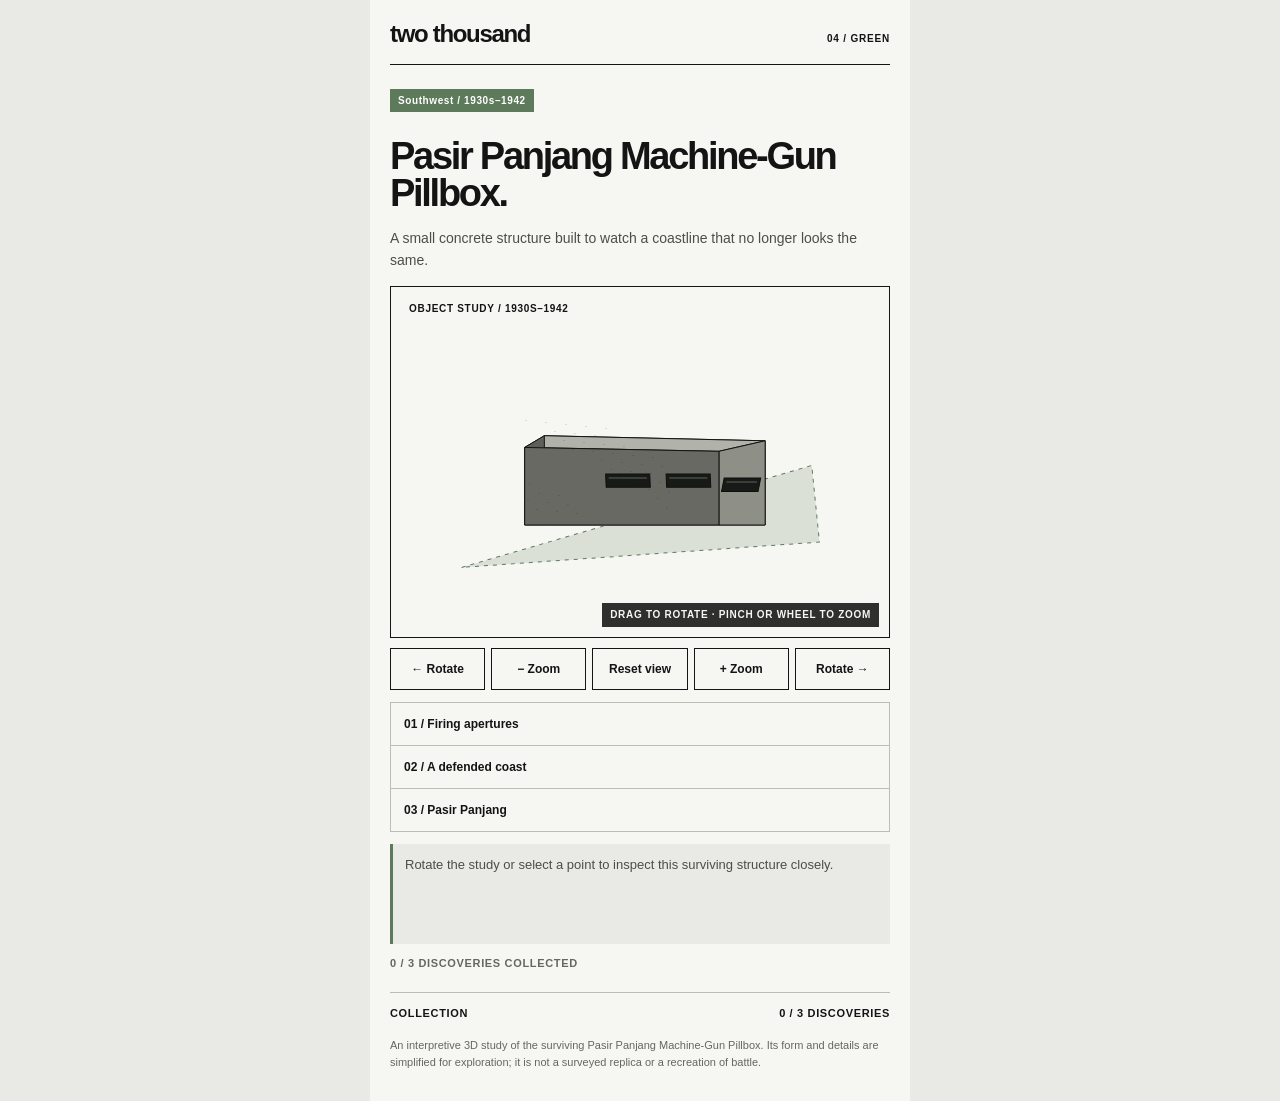
<file: prototype/pasir-panjang-pillbox-v1/index.html>
<!doctype html>
<html lang="en">
  <head>
    <meta charset="utf-8" />
    <meta name="viewport" content="width=device-width, initial-scale=1, viewport-fit=cover" />
    <title>two thousand — Pasir Panjang Pillbox review</title>
    <link rel="stylesheet" href="pillbox-viewer.css" />
    <style>
      body{margin:0;background:#e9e9e5;color:#141414;font-family:Arial,Helvetica,sans-serif}.app{max-width:500px;min-height:100dvh;margin:auto;padding:20px;background:#f6f6f3}.bar{display:flex;justify-content:space-between;align-items:baseline;padding-bottom:16px;border-bottom:1px solid #141414}.brand{font-weight:900;font-size:24px;letter-spacing:-.055em}.meta{font-size:10px;font-weight:700;letter-spacing:.08em;text-transform:uppercase}.tag{display:inline-block;margin-top:24px;padding:6px 8px;background:#5d7a5b;color:#fff;font-size:10px;font-weight:700;letter-spacing:.06em}.title{font-size:38px;line-height:.98;letter-spacing:-.06em;margin:16px 0}.copy{font-size:14px;line-height:1.55;color:#4d4d49}.collection{display:flex;justify-content:space-between;margin-top:22px;padding-top:14px;border-top:1px solid #bcbcb4;font-size:11px;font-weight:700;letter-spacing:.06em;text-transform:uppercase}.reward{display:none;margin-top:16px;padding:16px;background:#d5ed60;border:1px solid #141414;font-weight:700}.reward.on{display:block}.disclosure{font-size:11px;line-height:1.5;color:#676760;margin-top:18px}
    </style>
  </head>
  <body>
    <main class="app">
      <header class="bar"><span class="brand">two thousand</span><span class="meta">04 / Green</span></header>
      <p class="tag">Southwest / 1930s–1942</p>
      <h1 class="title">Pasir Panjang Machine-Gun Pillbox.</h1>
      <p class="copy">A small concrete structure built to watch a coastline that no longer looks the same.</p>
      <section id="pillbox" aria-label="Pasir Panjang Machine-Gun Pillbox interactive study"></section>
      <div class="collection"><span>Collection</span><span id="collection-count">0 / 3 discoveries</span></div>
      <div class="reward" id="reward">Pillbox collected. This story now counts toward your Singapore Through Colour collection.</div>
      <p class="disclosure">An interpretive 3D study of the surviving Pasir Panjang Machine-Gun Pillbox. Its form and details are simplified for exploration; it is not a surveyed replica or a recreation of battle.</p>
    </main>
    <script src="pillbox-viewer.js"></script>
    <script>
      const root = document.getElementById('pillbox');
      const count = document.getElementById('collection-count');
      const reward = document.getElementById('reward');
      const component = PasirPanjangPillbox.mount(root);
      root.addEventListener('click', () => { count.textContent = `${component.getDiscoveries().length} / 3 discoveries`; });
      root.addEventListener('pillbox:collected', () => { count.textContent = '3 / 3 discoveries'; reward.classList.add('on'); });
    </script>
  </body>
</html>
</file>
<file: prototype/jackson-plan-v1/jackson-plan.css>
:root {
  --jp-paper: #f6f6f3;
  --jp-ink: #141414;
  --jp-muted: #676760;
  --jp-border: #bcbcb4;
  --jp-acid: #d5ed60;
  --jp-beige: #c7a476;
}

.jackson-plan {
  color: var(--jp-ink);
  font-family: Arial, Helvetica, sans-serif;
}

.jackson-plan__stage {
  position: relative;
  min-height: 350px;
  overflow: hidden;
  border: 1px solid var(--jp-ink);
  background: var(--jp-beige);
  touch-action: none;
  cursor: grab;
}

.jackson-plan__stage.is-dragging { cursor: grabbing; }

.jackson-plan__canvas {
  position: absolute;
  inset: 0;
  transform-origin: 50% 50%;
  transition: transform 120ms ease-out;
  will-change: transform;
}

.jackson-plan__canvas svg {
  display: block;
  width: 100%;
  height: 100%;
}

.jackson-plan__caption {
  position: absolute;
  top: 10px;
  left: 10px;
  z-index: 2;
  padding: 6px 8px;
  background: var(--jp-paper);
  color: var(--jp-ink);
  font: 700 10px/1 Arial, Helvetica, sans-serif;
  letter-spacing: .07em;
  text-transform: uppercase;
}

.jackson-plan__hint {
  position: absolute;
  right: 10px;
  bottom: 10px;
  z-index: 2;
  margin: 0;
  padding: 6px 8px;
  background: rgb(20 20 20 / 86%);
  color: var(--jp-paper);
  font: 700 10px/1.2 Arial, Helvetica, sans-serif;
  letter-spacing: .06em;
  text-transform: uppercase;
}

.jackson-plan__controls { display: flex; gap: 6px; margin-top: 10px; }

.jackson-plan__controls button,
.jackson-plan__hotspot {
  min-height: 42px;
  border: 1px solid var(--jp-ink);
  border-radius: 0;
  background: transparent;
  color: var(--jp-ink);
  font: 700 12px/1 Arial, Helvetica, sans-serif;
}

.jackson-plan__controls button { flex: 1; }

.jackson-plan__hotspots { display: grid; gap: 1px; margin-top: 12px; border: 1px solid var(--jp-border); background: var(--jp-border); }
.jackson-plan__hotspot { padding: 13px; border: 0; background: var(--jp-paper); text-align: left; }
.jackson-plan__hotspot.is-active { background: var(--jp-acid); }
.jackson-plan__hotspot.is-found::after { content: " collected"; color: var(--jp-muted); font-size: 10px; text-transform: uppercase; }

.jackson-plan__annotation { min-height: 76px; margin: 12px 0 0; padding: 12px; border-left: 3px solid var(--jp-ink); background: #e9e9e5; color: #4d4d49; font-size: 13px; line-height: 1.45; }
.jackson-plan__progress { margin: 12px 0 0; color: var(--jp-muted); font: 700 11px/1.3 Arial, Helvetica, sans-serif; letter-spacing: .06em; text-transform: uppercase; }

@media (prefers-reduced-motion: reduce) {
  .jackson-plan__canvas { transition: none; }
}
</file>
<file: prototype/pasir-panjang-pillbox-v1/pillbox-viewer.css>
:root { --pp-paper:#f6f6f3; --pp-ink:#141414; --pp-muted:#676760; --pp-rule:#bcbcb4; --pp-acid:#d5ed60; --pp-green:#5d7a5b; }
.pillbox-viewer { color:var(--pp-ink); font-family:Arial,Helvetica,sans-serif; }
.pillbox-viewer__stage { position:relative; min-height:350px; overflow:hidden; border:1px solid var(--pp-ink); background:var(--pp-paper); touch-action:none; cursor:grab; }
.pillbox-viewer__stage.is-dragging { cursor:grabbing; }
.pillbox-viewer__canvas { width:100%; height:350px; display:block; }
.pillbox-viewer__caption,.pillbox-viewer__hint { position:absolute; z-index:1; margin:0; padding:6px 8px; font:700 10px/1.2 Arial,Helvetica,sans-serif; letter-spacing:.07em; text-transform:uppercase; }
.pillbox-viewer__caption { top:10px; left:10px; background:var(--pp-paper); }
.pillbox-viewer__hint { right:10px; bottom:10px; background:rgb(20 20 20 / 88%); color:var(--pp-paper); }
.pillbox-viewer__controls { display:grid; grid-template-columns:repeat(5,1fr); gap:6px; margin-top:10px; }
.pillbox-viewer__controls button,.pillbox-viewer__discovery { min-height:42px; border:1px solid var(--pp-ink); border-radius:0; background:transparent; color:var(--pp-ink); font:700 12px/1 Arial,Helvetica,sans-serif; }
.pillbox-viewer__discoveries { display:grid; gap:1px; margin-top:12px; border:1px solid var(--pp-rule); background:var(--pp-rule); }
.pillbox-viewer__discovery { padding:13px; border:0; background:var(--pp-paper); text-align:left; }
.pillbox-viewer__discovery.is-active { background:var(--pp-acid); }
.pillbox-viewer__discovery.is-found::after { content:" collected"; color:var(--pp-muted); font-size:10px; text-transform:uppercase; }
.pillbox-viewer__annotation { min-height:76px; margin:12px 0 0; padding:12px; border-left:3px solid var(--pp-green); background:#e9e9e5; color:#4d4d49; font-size:13px; line-height:1.45; }
.pillbox-viewer__progress { margin:12px 0 0; color:var(--pp-muted); font:700 11px/1.3 Arial,Helvetica,sans-serif; letter-spacing:.06em; text-transform:uppercase; }
@media (max-width:440px) { .pillbox-viewer__controls { grid-template-columns:repeat(3,1fr); } }
@media (prefers-reduced-motion:reduce) { .pillbox-viewer * { scroll-behavior:auto; } }
</file>
